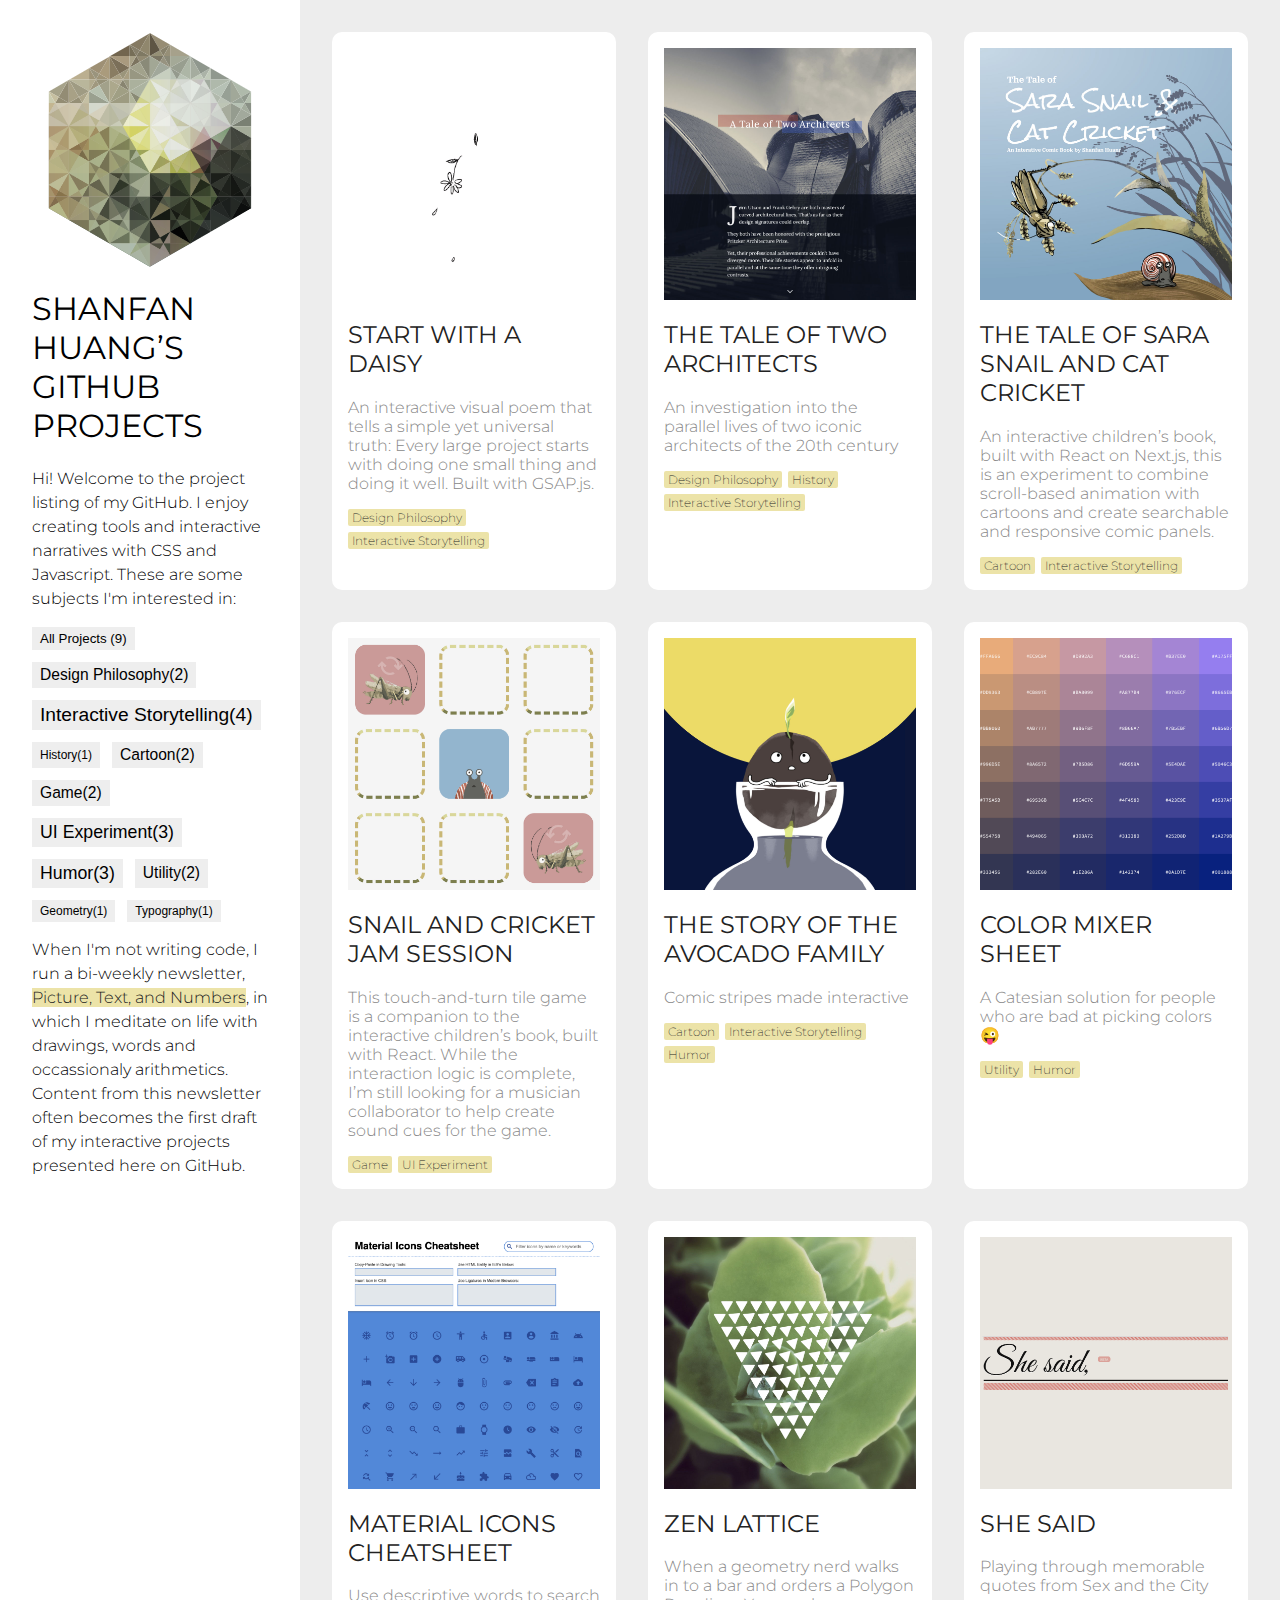
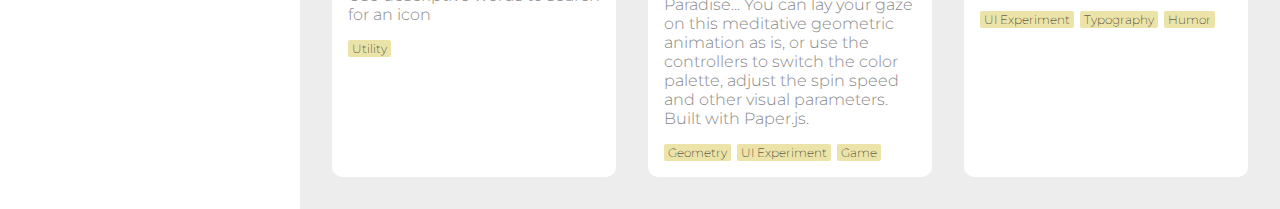
<file: index.html>
<!DOCTYPE html>
<html>

<head>
  <meta charset='utf-8'>
  <meta content='IE=edge,chrome=1' http-equiv='X-UA-Compatible'>
  <meta name="viewport" content="width=device-width, initial-scale=1.0">
  <title>Shanfan's Github Projects</title>
  <link rel="icon" type="image/png" sizes="16x16" href="favicon/favicon-16x16.png">
  <link rel="stylesheet" href="./style.css">
</head>

<body>
  <div class="responsive-sidebar">
    <nav>
      <img src="/images/gem.svg" />
      <h1>Shanfan Huang&rsquo;s GitHub Projects</h1>
      <p>Hi! Welcome to the project listing of my GitHub. I enjoy creating tools and
        interactive narratives with CSS and Javascript. These are some subjects I'm interested in: </p>

      <div class="tag-cloud"></div>

      <p>When I'm not writing code, I run a bi-weekly newsletter, <a href="https://picturetextandnumbers.substack.com/"
          target="_blank">Picture, Text, and Numbers</a>, in which I meditate on life with drawings, words and
        occassionaly arithmetics. Content from this newsletter often becomes the first draft of my interactive projects
        presented
        here on GitHub.

      </p>
    </nav>
    <div class="projects-wrapper"></div>
  </div>
  <script type="module" src="scripts/script.js"></script>
</body>

</html>
</file>
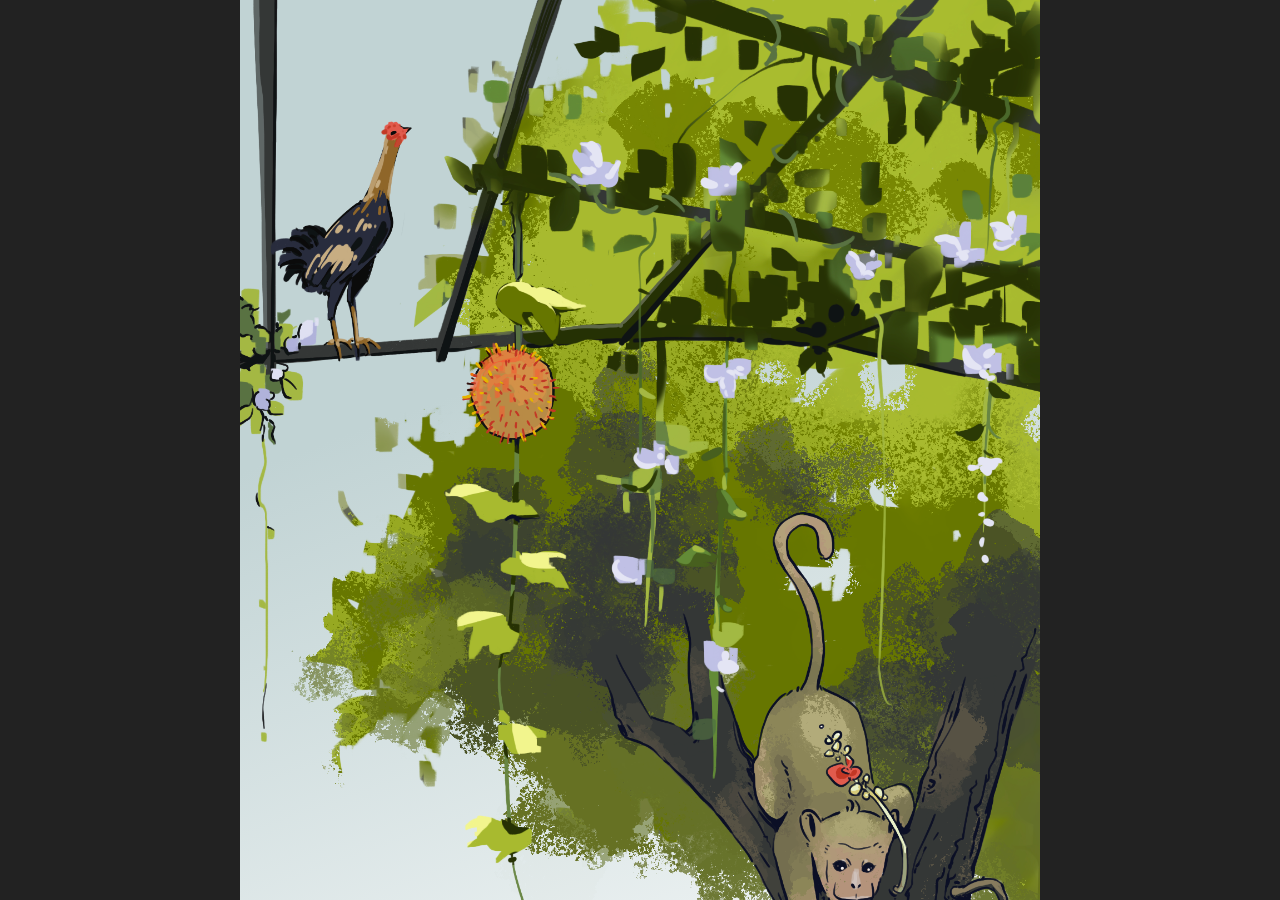
<file: thai-floral-fauna/index.html>
<!DOCTYPE html>
<html lang="en">

<head>
  <meta charset="UTF-8">
  <meta name="viewport" content="width=device-width, initial-scale=1.0">
  <meta http-equiv="X-UA-Compatible" content="ie=edge">
  <title>Fauna & Floral Scroll</title>
  <link rel="stylesheet" href="./style.css">
</head>

<body>

  <div id="container">
    <div id="background" class="element"></div>
    <div id="far-island" class="element"></div>
    <div id="chickens" class="element"></div>
    <div id="bird-shrine" class="element"></div>
    <div id="pottery" class="element"></div>
    <div id="tree-trunk" class="element"></div>
    <div id="chicken-on-trellis" class="element"></div>
    <div id="lotus" class="element"></div>
    <div id="elephant-god" class="element"></div>
    <div id="lizard" class="element"></div>
    <div id="grass" class="element"></div>
  </div>

  <script>
    const container = document.getElementById("container");
    const container_height = container.getBoundingClientRect().height;

    const background = document.getElementById("background");
    const chicken_on_trellis = document.getElementById("chicken-on-trellis");
    const tree_trunk = document.getElementById("tree-trunk");
    const far_island = document.getElementById("far-island");
    const bird_shrine = document.getElementById("bird-shrine");
    const chickens = document.getElementById("chickens");

    const elephant_god = document.getElementById("elephant-god");
    const grass = document.getElementById("grass");
    const lizard = document.getElementById("lizard");
    const lotus = document.getElementById("lotus");
    const pottery = document.getElementById("pottery");


    container.addEventListener("scroll", () => {
      const baseSpeed = container.scrollTop;
      // tree_trunk.style.transform = `translateY(${baseSpeed *1}px)`; 
      // this makes it staying in place!!!

      background.style.transform = `translateY(${baseSpeed * 0.80}px)`;

      chicken_on_trellis.style.transform = `translateY(${baseSpeed * 0.18}px)`;
      far_island.style.transform = `translateY(${baseSpeed * 0.14}px)`;
      chickens.style.transform = `translateY(${baseSpeed * 0.17}px)`;

      // bird_shrine.style.transform = `translateY(${baseSpeed *0.20}px)`;
      // this image must stay true to its position in order to establish the true length of the container
      // otherwise, we need to make at least one layer that extends to our desired length

      pottery.style.transform = `translateY(${baseSpeed * 0.025}px)`;
      lotus.style.transform = `translateY(${baseSpeed * 0.07}px)`;
      elephant_god.style.transform = `translateY(${baseSpeed * 0.06}px)`;
      lizard.style.transform = `translate(${baseSpeed / 200}px, ${baseSpeed * 0.01}px)`;

      // console.log("Container top (baseSpeed):", baseSpeed);

    });
  </script>
</body>

</html>
</file>
<file: style.css>
@import url('https://fonts.googleapis.com/css2?family=Montserrat:ital,wght@0,100..900;1,100..900');

:root {
    --gutter: 2rem;
    --accent-color: #ECE3A8
}

* {
    box-sizing: border-box;
}

html {
    height: 100%;
}

body {
    margin: 0;
    height: 100%;
    font-family: "Montserrat", sans-serif;
    font-weight: 300;
}

h1,
h2 {
    font-weight: 400;
    text-transform: uppercase;
}

img {
    display: block;
    width: 100%;
}

nav {
    padding: var(--gutter);
}

a {
    color: #222;
    background-color: var(--accent-color);
    text-decoration: none;
}

nav p {
    line-height: 1.5em;
}

.responsive-sidebar {
    display: block;
}

.projects-wrapper {
    display: grid;
    gap: var(--gutter);
    grid-template-columns: repeat(auto-fill, minmax(240px, 1fr));
    background-color: #ededed;
    padding: var(--gutter);
}

.project-card {
    max-width: 400px;
    background-color: #fff;
    border-radius: 10px;
    padding: 1rem;
    text-decoration: none;
    transition: all 0.2s;
}

.project-card h2 {
    color: #222;
}

.project-card p {
    color: #888;
}

.project-card:hover {
    cursor: pointer;
    box-shadow: 2px 2px 8px rgba(0, 0, 0, 0.25);
}

.tags {
    display: flex;
    flex-wrap: wrap;
    font-size: 0.75rem;
    gap: 0.5em;
    font-weight: 200;
}

.tags span {
    color: #262626;
    background-color: var(--accent-color);
    padding: 1px 4px;
    border-radius: 2px;
}

.tag-cloud {
    font-size: 0.75rem;
    display: flex;
    flex-wrap: wrap;
    gap: 1em;
}

.tag-cloud button {
    padding: 4px 8px;
    background-color: #eee;
    border: none;
    transition: all 0.3s;
}

.tag-cloud button:hover {
    cursor: pointer;
    background-color: var(--accent-color);
}

.hidden {
    display: none;
}

@media (min-width: 600px) {
    .responsive-sidebar {
        display: grid;
        grid-template-columns: 300px 1fr;
    }
}
</file>
<file: thai-floral-fauna/style.css>
body {
    margin: 0;
    padding: 0;
    background-color: #222;
    position: relative;
}

#container {
    position: absolute;
    left: 50%;
    transform: translateX(-50%);
    width: 800px;
    height: 100vh;
    overflow: auto;
    scrollbar-width: none;
    -ms-overflow-style: none;
    background-color: white;
}

#container::-webkit-scrollbar{
    display: none;
}

#intro {
    position: relative;
    color: white;
    /* background-color: #C1D3D4; */
    margin: 0;
    padding: 40px;
    left: 50%;
    transform: translateX(-50%);
    width: 720px;
}

.element{
    position: absolute;
    width: 100%;
    background-size: cover;
    background-repeat: no-repeat;
}

#background {
    background: linear-gradient(160deg, #C1D3D4 25%, white 75%);
    height: 1600px;
}

#chicken-on-trellis {
    background-image: url("img/chicken_on_trellis.png");
    height: 1037px;
}

#tree-trunk {
    background-image: url("img/tree_trunk.png");
    height: 3490px;
}

#far-island {
    background-image: url("img/far_island.png");
    height: 1225px;
    top: 2650px;
}

#chickens {
    background-image: url("img/chickens.png");
    height: 505px;
    top: 3400px;
}
#bird-shrine {
    background-image: url("img/bird_shrine.png");
    height: 2042px;
    top: 3740px;
}
#pottery {
    background-image: url("img/pottery.png");
    width: 157px;
    height: 479px;
    left: 25%;
    top: 4210px;
}
#lotus {
    background-image: url("img/lotus.png");
    width: 368px;
    height: 880px;
    top: 4114px;
}
#elephant-god {
    background-image: url("img/elephant_god.png");
    width: 544px;
    height: 889px;
    right: 0;
    top: 4337px;
}
#lizard {
    background-image: url("img/lizard.png");
    width: 638px;
    height: 295px;
    left: 10%;
    top: 5440px;
}
#grass {
    background-image: url("img/front_grass.png");
    width: 800px;
    height: 543px;
    top: 5239px;
}
</file>
